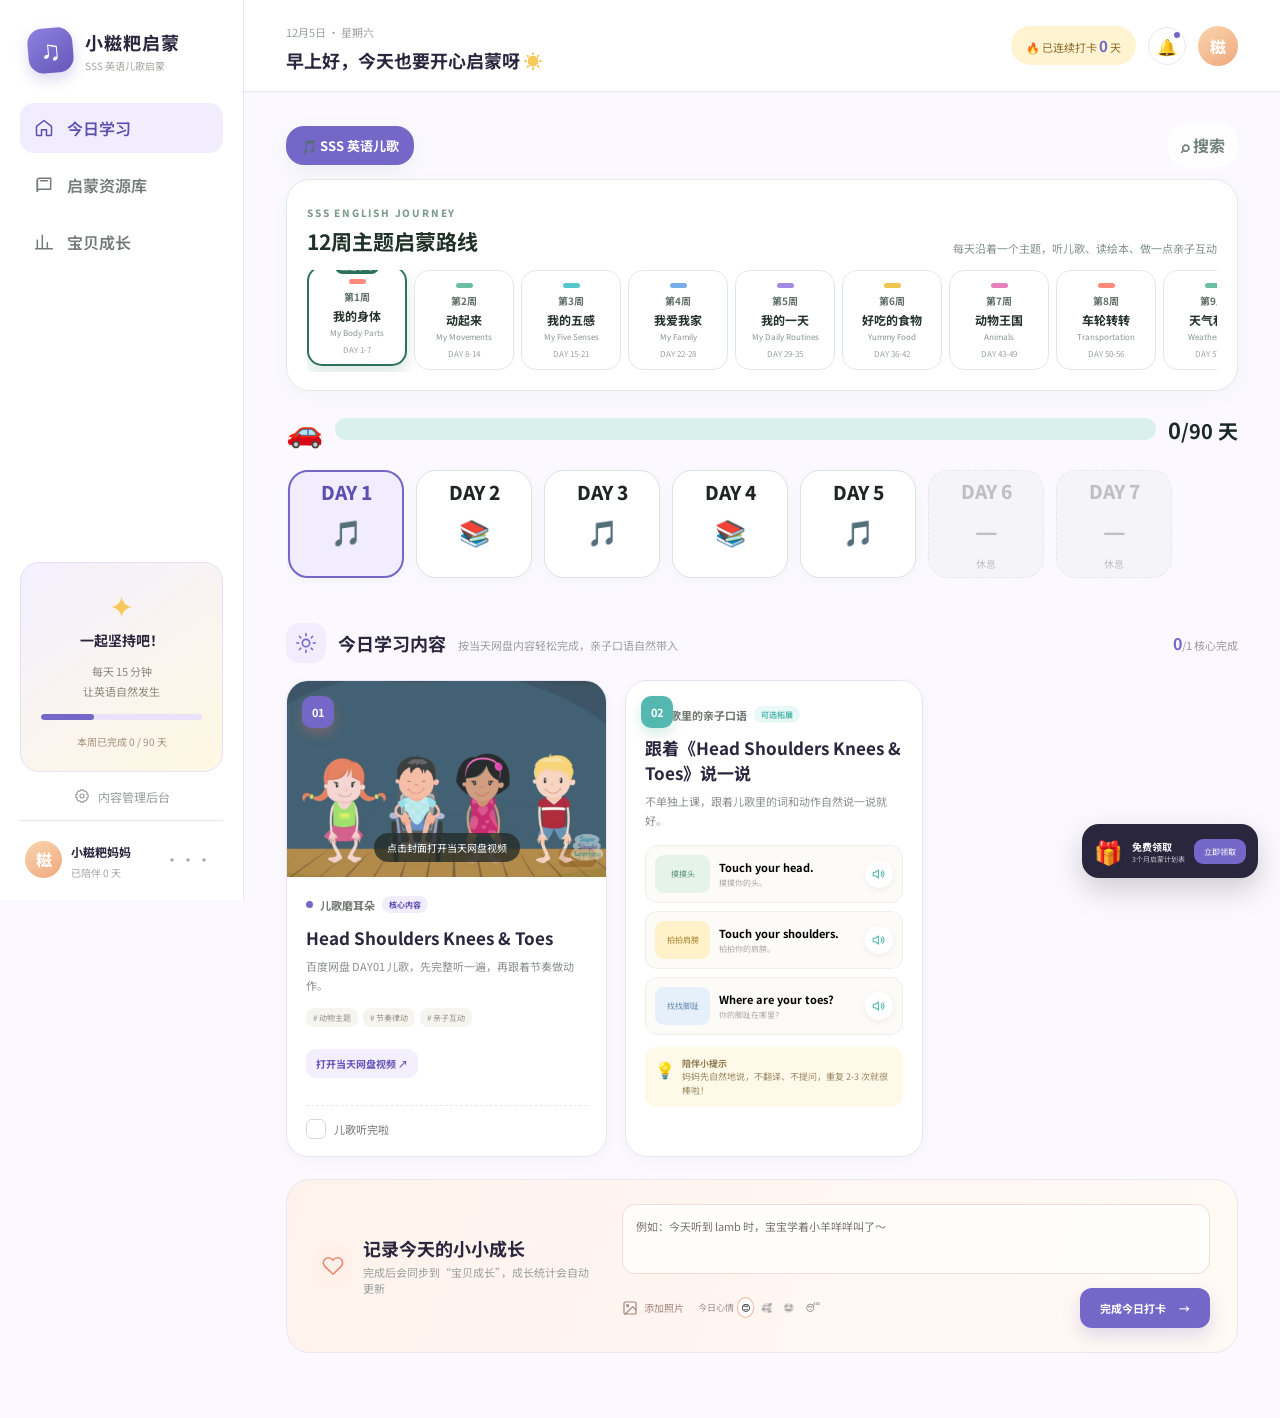
<file: index.html>
<!doctype html>
<html lang="zh-CN">
<head>
  <meta charset="UTF-8">
  <meta name="viewport" content="width=device-width, initial-scale=1.0">
  <meta name="description" content="小糍粑 SSS 英语儿歌启蒙工作台，妈妈每天陪孩子听一首、唱一首、轻松打卡。">
  <title>小糍粑 SSS 儿歌启蒙打卡工作台</title>
  <link rel="preconnect" href="https://fonts.googleapis.com">
  <link rel="preconnect" href="https://fonts.gstatic.com" crossorigin>
  <link href="https://fonts.googleapis.com/css2?family=Ma+Shan+Zheng&family=Noto+Sans+SC:wght@400;500;600;700;800&display=swap" rel="stylesheet">
  <link rel="stylesheet" href="styles.css?v=20260812-1015">
</head>
<body>
  <svg class="icon-sprite" aria-hidden="true">
    <symbol id="i-home" viewBox="0 0 24 24"><path d="m3 10 9-7 9 7v10a1 1 0 0 1-1 1h-5v-7H9v7H4a1 1 0 0 1-1-1Z"/></symbol>
    <symbol id="i-calendar" viewBox="0 0 24 24"><rect x="3" y="5" width="18" height="16" rx="2"/><path d="M16 3v4M8 3v4M3 10h18"/></symbol>
    <symbol id="i-library" viewBox="0 0 24 24"><path d="M4 19.5A2.5 2.5 0 0 1 6.5 17H20V4H6.5A2.5 2.5 0 0 0 4 6.5Z"/><path d="M4 6.5v13M8 7h8"/></symbol>
    <symbol id="i-chart" viewBox="0 0 24 24"><path d="M4 20V10M10 20V4M16 20v-7M22 20H2"/></symbol>
    <symbol id="i-play" viewBox="0 0 24 24"><circle cx="12" cy="12" r="10"/><path d="m10 8 6 4-6 4Z"/></symbol>
    <symbol id="i-check" viewBox="0 0 24 24"><path d="m5 12 4 4L19 6"/></symbol>
    <symbol id="i-lock" viewBox="0 0 24 24"><rect x="5" y="10" width="14" height="11" rx="2"/><path d="M8 10V7a4 4 0 0 1 8 0v3"/></symbol>
    <symbol id="i-upload" viewBox="0 0 24 24"><path d="M12 16V4M7 9l5-5 5 5M5 20h14"/></symbol>
    <symbol id="i-heart" viewBox="0 0 24 24"><path d="M20.8 4.6a5.5 5.5 0 0 0-7.8 0L12 5.7l-1.1-1.1a5.5 5.5 0 0 0-7.8 7.8l1.1 1.1L12 21l7.8-7.5 1.1-1.1a5.5 5.5 0 0 0-.1-7.8Z"/></symbol>
    <symbol id="i-sun" viewBox="0 0 24 24"><circle cx="12" cy="12" r="4"/><path d="M12 2v2M12 20v2M4.9 4.9l1.4 1.4M17.7 17.7l1.4 1.4M2 12h2M20 12h2M4.9 19.1l1.4-1.4M17.7 6.3l1.4-1.4"/></symbol>
    <symbol id="i-star" viewBox="0 0 24 24"><path d="m12 2 3.1 6.3 6.9 1-5 4.9 1.2 6.8-6.2-3.2L5.8 21 7 14.2l-5-4.9 6.9-1Z"/></symbol>
    <symbol id="i-image" viewBox="0 0 24 24"><rect x="3" y="3" width="18" height="18" rx="2"/><circle cx="8.5" cy="8.5" r="1.5"/><path d="m21 15-5-5L5 21"/></symbol>
    <symbol id="i-settings" viewBox="0 0 24 24"><circle cx="12" cy="12" r="3"/><path d="M19.4 15a1.7 1.7 0 0 0 .3 1.9l.1.1-2.8 2.8-.1-.1a1.7 1.7 0 0 0-1.9-.3 1.7 1.7 0 0 0-1 1.6v.2h-4V21a1.7 1.7 0 0 0-1-1.6 1.7 1.7 0 0 0-1.9.3l-.1.1L4.2 17l.1-.1a1.7 1.7 0 0 0 .3-1.9A1.7 1.7 0 0 0 3 14H2.8v-4H3a1.7 1.7 0 0 0 1.6-1 1.7 1.7 0 0 0-.3-1.9L4.2 7 7 4.2l.1.1a1.7 1.7 0 0 0 1.9.3A1.7 1.7 0 0 0 10 3V2.8h4V3a1.7 1.7 0 0 0 1 1.6 1.7 1.7 0 0 0 1.9-.3l.1-.1L19.8 7l-.1.1a1.7 1.7 0 0 0-.3 1.9 1.7 1.7 0 0 0 1.6 1h.2v4H21a1.7 1.7 0 0 0-1.6 1Z"/></symbol>
    <symbol id="i-x" viewBox="0 0 24 24"><path d="M18 6 6 18M6 6l12 12"/></symbol>
    <symbol id="i-arrow" viewBox="0 0 24 24"><path d="m9 18 6-6-6-6"/></symbol>
    <symbol id="i-volume" viewBox="0 0 24 24"><path d="M11 5 6 9H2v6h4l5 4Z"/><path d="M15.5 8.5a5 5 0 0 1 0 7M18 6a8.5 8.5 0 0 1 0 12"/></symbol>
  </svg>

  <div class="app-shell">
    <aside class="sidebar">
      <a class="brand" href="#">
        <span class="brand-mark" aria-label="音乐符号">♫</span>
        <span><strong>小糍粑启蒙</strong><small>SSS 英语儿歌启蒙</small></span>
      </a>
      <nav class="main-nav" aria-label="主导航">
        <button class="nav-item active" data-view="today"><svg><use href="#i-home"/></svg><span>今日学习</span></button>
        <button class="nav-item" data-view="library"><svg><use href="#i-library"/></svg><span>启蒙资源库</span></button>
        <button class="nav-item" data-view="growth"><svg><use href="#i-chart"/></svg><span>宝贝成长</span></button>
      </nav>
        <div class="sidebar-card">
        <div class="rainbow">✦</div>
        <strong>一起坚持吧！</strong>
        <p>每天 15 分钟<br>让英语自然发生</p>
        <div class="mini-progress"><span style="width: 33%"></span></div>
        <small>本周已完成 <span id="sidebarWeekProgress">0 / 7 天</span></small>
      </div>
      <button class="admin-entry" id="adminEntry"><svg><use href="#i-settings"/></svg>内容管理后台</button>
      <div class="profile-mini"><div class="avatar">糍</div><span><strong>小糍粑妈妈</strong><small id="profileLearningDays">已陪伴 0 天</small></span><button>•••</button></div>
    </aside>

    <main class="main-content">
      <header class="topbar">
        <button class="mobile-menu" id="mobileMenu" aria-label="打开菜单">☰</button>
        <div class="date-greeting"><small id="currentDate">7月31日 · 星期五</small><h1>早上好，今天也要开心启蒙呀 <span>☀</span></h1></div>
        <div class="top-actions"><div class="streak-pill">🔥 已连续打卡 <strong id="streakCount">7</strong> 天</div><button class="round-btn">🔔<i></i></button><div class="avatar large">糍</div></div>
      </header>

      <section class="view active" id="view-today">
        <div class="workspace-toolbar">
          <div class="mode-tabs"><button class="active">🎵 SSS 英语儿歌</button></div>
          <button class="toolbar-search" id="focusResourceSearch">⌕ <span>搜索</span></button>
        </div>
        <section class="theme-journey" aria-label="12周主题路线">
          <div class="theme-journey-head"><div><span>SSS ENGLISH JOURNEY</span><h3>12周主题启蒙路线</h3></div><p>每天沿着一个主题，听儿歌、读绘本、做一点亲子互动</p></div>
          <div class="theme-journey-list" id="themeJourney"></div>
        </section>
        <div class="plan-progress"><span>🚗</span><div><i id="weekProgressBar"></i></div><strong><b id="weekCompleted">0</b>/90 天</strong></div>
        <div class="day-strip" id="dayStrip"></div>

        <div class="section-heading"><div><span class="heading-icon coral"><svg><use href="#i-sun"/></svg></span><h3 id="sectionHeadingTitle">今日学习内容</h3><p id="sectionHeadingDescription">先完成核心儿歌，口语和绘本按宝宝兴趣来</p></div><span class="completion"><b id="completedTasks">0</b>/1 核心完成</span></div>

        <div class="lesson-grid">
          <article class="lesson-card song-card">
            <div class="lesson-number">01</div>
            <div class="video-stage" id="videoStage">
              <video id="lessonVideo" controls preload="metadata" playsinline hidden></video>
              <div class="video-placeholder" id="videoPlaceholder">
                <img class="lesson-thumb" id="lessonThumb" alt="当天学习视频封面">
                <div class="video-sky"><span>☁</span><span>☁</span><div class="video-grass"></div><div class="sheep">☁<b>•ᴥ•</b></div><div class="lamb">☁<b>•ᴥ•</b></div></div>
                <button class="play-button" id="playDemo"><svg><use href="#i-play"/></svg></button>
                <span class="netdisk-hint">点击封面打开当天网盘视频</span>
              </div>
              <span class="duration">02:18</span>
            </div>
            <div class="lesson-body">
              <div class="lesson-label"><span class="dot coral"></span>儿歌磨耳朵 <em>核心内容</em></div>
              <h4 id="todaySongTitle">Head Shoulders Knees &amp; Toes</h4>
              <p id="todaySongDescription">先完整听一遍，再跟着节奏做动作。不要求宝宝开口，开心最重要。</p>
              <div class="tags"><span># 动物主题</span><span># 节奏律动</span><span># 亲子互动</span></div>
              <a class="netdisk-link" id="openNetdisk" target="_blank" rel="noopener">打开当天网盘视频 ↗</a>
              <label class="task-check"><input type="checkbox" data-task="song"><span><svg><use href="#i-check"/></svg></span>儿歌听完啦</label>
            </div>
          </article>

          <article class="lesson-card phrase-card">
            <div class="lesson-number mint-bg">02</div>
            <div class="lesson-body full">
              <div class="lesson-label"><span class="dot mint"></span>儿歌里的亲子口语 <em class="mint-tag">可选拓展</em></div>
              <h4 id="phraseHeading">跟着今天的儿歌说一说</h4>
              <p id="phraseDescription">不单独上课，跟着儿歌里的词和动作自然说一说就好。</p>
              <div class="phrase-list" id="phraseList">
                <button class="phrase-row" data-speak="Look! A little lamb!"><span class="phrase-scene">看到小羊时</span><span><strong>Look! A little lamb!</strong><small>看！一只小羊羔！</small></span><i><svg><use href="#i-volume"/></svg></i></button>
                <button class="phrase-row" data-speak="It's so soft."><span class="phrase-scene yellow">摸毛绒玩具时</span><span><strong>It's so soft.</strong><small>它好柔软呀。</small></span><i><svg><use href="#i-volume"/></svg></i></button>
                <button class="phrase-row" data-speak="Follow me!"><span class="phrase-scene blue">邀请宝宝时</span><span><strong>Follow me!</strong><small>跟我来！</small></span><i><svg><use href="#i-volume"/></svg></i></button>
              </div>
              <div class="tip"><span>💡</span><p><strong>陪伴小提示</strong>妈妈先自然地说，不翻译、不提问，重复 2-3 次就很棒啦！</p></div>
            </div>
          </article>

          <article class="lesson-card book-card">
            <div class="lesson-number yellow-bg">03</div>
            <div class="video-stage book-video-stage" id="bookVideoStage" hidden>
              <video id="bookVideo" controls preload="metadata" playsinline hidden></video>
            </div>
            <div class="book-cover" id="bookCover"><img class="lesson-thumb" id="bookThumb" alt="当天绘本视频封面"><div class="book-title"><small>SSS STORY</small><strong id="bookCardTitle">From Head<br>to Toe</strong><span>绘本共读</span></div><div class="giraffe">🦒</div><div class="elephant">🐘</div></div>
            <div class="lesson-body">
              <div class="lesson-label"><span class="dot yellow-dot"></span>主题绘本共读 <em class="yellow-tag">部分日期开放</em></div>
              <h4>今天有绘本就读 4-6 页</h4>
              <p id="bookCardDescription">不是每天都安排绘本，出现时跟着图片读一会儿，宝宝喜欢哪页就多停一会儿。</p>
              <a class="netdisk-link" id="openBookNetdisk" target="_blank" rel="noopener">打开当天绘本网盘视频 ↗</a>
              <button class="outline-btn" id="openBook"><svg><use href="#i-image"/></svg>打开绘本图片 <svg><use href="#i-arrow"/></svg></button>
            </div>
          </article>

        </div>

        <section class="checkin-card" id="checkinSection">
          <div class="checkin-copy"><span class="heading-icon peach"><svg><use href="#i-heart"/></svg></span><div><h3>记录今天的小小成长</h3><p>完成后会同步到“宝贝成长”，成长统计会自动更新</p></div></div>
          <div class="checkin-form">
            <textarea id="checkinNote" placeholder="例如：今天听到 lamb 时，宝宝学着小羊咩咩叫了～"></textarea>
            <div class="form-bottom"><label class="photo-upload"><input type="file" id="checkinPhoto" accept="image/*"><svg><use href="#i-image"/></svg><span>添加照片</span></label><div class="mood-picker"><span>今日心情</span><button data-mood="😊" class="selected">😊</button><button data-mood="🥰">🥰</button><button data-mood="🤩">🤩</button><button data-mood="😴">😴</button></div><button class="primary-btn" id="submitCheckin">完成今日打卡 <span>→</span></button></div>
          </div>
        </section>
      </section>

      <section class="view" id="view-library">
        <div class="page-title"><div><span>SSS SONG LIBRARY</span><h2>SSS 启蒙资源库</h2><p>儿歌是主线，相关口语和绘本放在对应的学习日里。</p></div><button class="primary-btn compact" id="libraryUpload">＋ 添加资料</button></div>
        <div class="filter-row"><button class="active" data-filter="all">全部资源</button><button data-filter="song">儿歌</button><button data-filter="phrase">口语</button><button data-filter="book">绘本</button><div class="search-box">⌕ <input id="resourceSearch" placeholder="搜索资源"></div></div>
        <div class="resource-grid" id="resourceGrid"></div>
      </section>

      <section class="view" id="view-growth">
        <div class="page-title"><div><span>MY LITTLE GROWTH</span><h2>宝贝成长</h2><p>今日学习里完成的每一次打卡，都会自动出现在这里。</p></div></div>
        <div class="stats-grid"><div><span class="stat-icon">🔥</span><p>连续打卡</p><strong><b id="growthStreak">0</b> <small>天</small></strong><em>坚持陪伴，就是最棒的启蒙</em></div><div><span class="stat-icon green">♪</span><p>累计儿歌打卡</p><strong><b id="growthSongs">0</b> <small>天</small></strong><em>按实际完成记录统计</em></div><div><span class="stat-icon yellow">A</span><p>口语自然融入</p><strong><b id="growthPhrases">0</b> <small>句</small></strong><em>来自当天儿歌与绘本场景</em></div><div><span class="stat-icon blue">▤</span><p>绘本共读打卡</p><strong><b id="growthBooks">0</b> <small>天</small></strong><em>只统计有绘本的学习日</em></div></div>
        <div class="growth-layout"><div class="growth-chart"><div class="card-head"><div><h3>近 7 天打卡足迹</h3><p>打卡后会立即点亮当天记录</p></div><span>真实记录</span></div><div class="bar-chart" id="barChart"></div></div><div class="achievement-card"><div class="card-head"><div><h3>成长徽章</h3><p id="achievementSummary">等待第一次打卡</p></div></div><div class="badges"><div id="badgeFirst" class="locked"><span>🌱</span><strong>启蒙第一步</strong><small>完成首次打卡</small></div><div id="badgeSeven" class="locked"><span>🔥</span><strong>坚持小达人</strong><small>连续打卡 7 天</small></div><div id="badgeSongs" class="locked"><span>🎵</span><strong>儿歌收藏家</strong><small>完成 10 天儿歌打卡</small></div><div id="badgeStar" class="locked"><span>⭐</span><strong>闪亮之星</strong><small>累计完成 14 天</small></div></div></div></div>
        <div class="moments-card"><div class="card-head"><div><h3>成长瞬间</h3><p>记录亲子启蒙里的每一个“哇”</p></div><button>全部记录 →</button></div><div class="timeline" id="timeline"></div></div>
      </section>
    </main>
  </div>

  <nav class="mobile-nav"><button class="active" data-view="today"><svg><use href="#i-home"/></svg>今日</button><button data-view="library"><svg><use href="#i-library"/></svg>资源</button><button data-view="growth"><svg><use href="#i-chart"/></svg>成长</button></nav>

  <div class="modal" id="adminModal" aria-hidden="true"><div class="modal-backdrop"></div><div class="modal-panel admin-panel"><button class="modal-close"><svg><use href="#i-x"/></svg></button><div class="modal-title"><span>SSS CONTENT DESK</span><h2>添加学习资料</h2><p>把儿歌、当天口语或指定日期的绘本放进工作台。</p></div><div class="admin-tabs"><button class="active" data-admin-tab="upload">添加资料</button><button data-admin-tab="manage">管理内容</button></div><form class="admin-form" id="uploadForm"><div class="form-grid"><label><span>资料类型</span><select id="contentType"><option value="song">儿歌视频</option><option value="phrase">当天口语</option><option value="book">主题绘本</option></select></label><label><span>安排到第几天</span><select id="contentDay"></select></label><label class="wide"><span>内容标题</span><input id="contentTitle" required placeholder="例如：Twinkle Twinkle Little Star"></label><label class="wide"><span>陪伴说明</span><textarea id="contentDesc" placeholder="告诉妈妈当天怎么陪宝宝学习"></textarea></label><label class="wide"><span>百度网盘链接（可选）</span><input id="contentLink" type="url" placeholder="粘贴百度网盘分享链接"></label><label><span>网盘提取码（可选）</span><input id="contentCode" maxlength="8" placeholder="例如：7bem"></label></div><label class="drop-zone" id="dropZone"><input type="file" id="contentFile" accept="video/*,image/*,audio/*"><svg><use href="#i-upload"/></svg><strong>点击或拖拽上传资料</strong><span>支持 MP4、MOV、JPG、PNG、MP3；也可以只填写百度网盘链接</span><em id="fileName">尚未选择文件</em></label><button class="primary-btn full-btn" type="submit">保存到工作台</button></form><div class="manage-panel" id="managePanel" hidden><div id="manageList" class="manage-list"></div></div></div></div>

  <div class="modal" id="bookModal" aria-hidden="true"><div class="modal-backdrop"></div><div class="modal-panel book-panel"><button class="modal-close"><svg><use href="#i-x"/></svg></button><div class="book-viewer-head"><span>今日绘本 · From Head to Toe</span><strong id="pageCounter">1 / 4</strong></div><div class="book-pages" id="bookPages"></div><div class="book-controls"><button id="prevPage">← 上一页</button><div id="pageDots"></div><button id="nextPage">下一页 →</button></div></div></div>

  <div class="toast" id="toast"><span>✓</span><div><strong>打卡成功！</strong><p>今天的陪伴也很闪亮</p></div></div>
  <div class="lead-float"><span>🎁</span><div><strong>免费领取</strong><small>3个月启蒙计划表</small></div><button>立即领取</button></div>
  <script src="app.js?v=20260814-1038"></script>
</body>
</html>
</file>
<file: styles.css>
:root{--ink:#303735;--muted:#8a918d;--cream:#fffaf2;--paper:#fff;--coral:#ff765f;--coral-dark:#e85e49;--peach:#fff0e8;--mint:#61b99a;--mint-pale:#e8f7f1;--yellow:#f6c95d;--yellow-pale:#fff6d9;--blue:#78aee8;--line:#eee9df;--shadow:0 12px 35px rgba(69,60,43,.08);--radius:22px}*{box-sizing:border-box}html{scroll-behavior:smooth}body{margin:0;font-family:"Noto Sans SC",system-ui,sans-serif;color:var(--ink);background:#fbfaf7}button,input,textarea,select{font:inherit}button{cursor:pointer}.icon-sprite{position:absolute;width:0;height:0;overflow:hidden}svg{width:22px;height:22px;fill:none;stroke:currentColor;stroke-width:1.8;stroke-linecap:round;stroke-linejoin:round}.app-shell{min-height:100vh}.sidebar{position:fixed;left:0;top:0;bottom:0;width:244px;background:#fffdf9;border-right:1px solid var(--line);padding:28px 20px 20px;display:flex;flex-direction:column;z-index:30}.brand{display:flex;gap:12px;align-items:center;text-decoration:none;color:var(--ink);padding:0 8px 30px}.brand-mark{width:45px;height:45px;border-radius:15px;background:var(--coral);color:#fff;display:grid;place-items:center;font-family:"Ma Shan Zheng";font-size:28px;transform:rotate(-5deg);box-shadow:0 6px 14px rgba(255,118,95,.25)}.brand strong{display:block;font-size:18px;letter-spacing:1px}.brand small,.profile-mini small{display:block;color:#a2a6a2;font-size:10px;margin-top:3px}.main-nav{display:flex;flex-direction:column;gap:7px}.nav-item{border:0;background:transparent;border-radius:14px;padding:13px 14px;display:flex;align-items:center;gap:13px;color:#737b77;text-align:left;font-weight:600}.nav-item svg{width:20px}.nav-item span{flex:1}.nav-item em{font-style:normal;font-size:10px;background:var(--peach);color:var(--coral);padding:3px 7px;border-radius:9px}.nav-item:hover,.nav-item.active{background:var(--peach);color:var(--coral-dark)}.sidebar-card{margin-top:auto;background:linear-gradient(145deg,#fff3dd,#fff9ef);border:1px solid #fae6c7;border-radius:19px;padding:20px;text-align:center;position:relative;overflow:hidden}.sidebar-card .rainbow{font-size:30px;color:var(--yellow)}.sidebar-card strong{font-size:14px}.sidebar-card p{font-size:11px;color:#8e877d;line-height:1.8}.mini-progress{height:6px;background:#f3dfc5;border-radius:6px;overflow:hidden;margin:12px 0 7px}.mini-progress span{display:block;height:100%;background:var(--coral);border-radius:6px}.sidebar-card small{font-size:10px;color:#a3917c}.admin-entry{border:0;background:transparent;color:#9a9f9b;display:flex;align-items:center;gap:8px;justify-content:center;padding:13px;font-size:12px}.admin-entry svg{width:16px}.profile-mini{border-top:1px solid var(--line);padding:17px 5px 0;display:flex;align-items:center;gap:9px}.avatar{width:37px;height:37px;border-radius:50%;display:grid;place-items:center;background:linear-gradient(145deg,#f9d5ad,#f0a77e);color:white;font-weight:700}.profile-mini span{flex:1}.profile-mini strong{font-size:12px}.profile-mini button{border:0;background:transparent;color:#aaa}.main-content{margin-left:244px;min-height:100vh}.topbar{height:92px;background:rgba(255,255,255,.84);backdrop-filter:blur(16px);border-bottom:1px solid var(--line);padding:18px 42px;display:flex;align-items:center;justify-content:space-between;position:sticky;top:0;z-index:20}.date-greeting small{font-size:11px;color:#9ba09d}.date-greeting h1{font-size:18px;margin:5px 0 0}.date-greeting h1 span{color:var(--yellow)}.top-actions{display:flex;align-items:center;gap:12px}.streak-pill{background:var(--peach);color:#9b6757;padding:9px 15px;border-radius:20px;font-size:11px}.streak-pill strong{color:var(--coral);font-size:15px}.round-btn{border:1px solid var(--line);background:white;width:38px;height:38px;border-radius:50%;position:relative}.round-btn i{position:absolute;width:6px;height:6px;background:var(--coral);border-radius:50%;right:5px;top:4px}.avatar.large{width:40px;height:40px}.mobile-menu{display:none;border:0;background:transparent;font-size:22px}.view{display:none;padding:31px 42px 65px;max-width:1500px;margin:auto}.view.active{display:block}.hero-card{min-height:275px;border-radius:28px;background:linear-gradient(115deg,#ffede4 0%,#fff3df 49%,#dff3e8 100%);display:flex;overflow:hidden;position:relative}.hero-copy{padding:38px 0 34px 44px;width:55%;z-index:2}.eyebrow,.page-title>div>span,.modal-title>span{display:inline-block;color:var(--coral);font-size:10px;letter-spacing:2px;font-weight:800;background:rgba(255,255,255,.65);padding:7px 12px;border-radius:15px}.hero-copy h2{font-family:"Ma Shan Zheng",cursive;font-size:38px;line-height:1.35;margin:15px 0 10px;font-weight:400}.hero-copy p{font-size:13px;color:#756f68}.hero-meta{display:flex;gap:10px;margin-top:22px}.hero-meta span{background:rgba(255,255,255,.7);border:1px solid rgba(255,255,255,.85);border-radius:18px;padding:7px 11px;font-size:10px;color:#7e796e}.hero-art{width:45%;position:relative;overflow:hidden}.sun{position:absolute;right:48px;top:30px;font-size:45px;color:#f7c34c}.cloud{position:absolute;width:70px;height:25px;background:rgba(255,255,255,.7);border-radius:20px}.cloud:before,.cloud:after{content:"";position:absolute;background:inherit;border-radius:50%}.cloud:before{width:35px;height:35px;left:12px;top:-16px}.cloud:after{width:28px;height:28px;right:8px;top:-10px}.c1{top:65px;left:10px}.c2{top:105px;right:3px;transform:scale(.7)}.hill{position:absolute;border-radius:50% 50% 0 0}.h1{width:440px;height:140px;background:#b9ddbe;bottom:-45px;right:-80px;transform:rotate(-5deg)}.h2{width:350px;height:110px;background:#91caa6;bottom:-42px;left:-70px;transform:rotate(8deg)}.animal{position:absolute;z-index:2;background:#ae7658;color:#fff;border-radius:50%;display:grid;place-items:center;font-size:16px;box-shadow:inset -8px -8px 0 rgba(0,0,0,.06)}.bear{width:112px;height:112px;left:65px;bottom:42px}.bear:before,.bear:after{content:"";position:absolute;width:32px;height:32px;background:#9d654b;border-radius:50%;top:-6px;z-index:-1}.bear:before{left:7px}.bear:after{right:7px}.bear small{position:absolute;font-size:30px;right:-33px;top:-26px;color:var(--coral)}.bunny{width:85px;height:85px;right:65px;bottom:34px;background:#f7e7dd;color:#8d7e76;font-size:11px}.bunny:before,.bunny:after{content:"";position:absolute;width:26px;height:65px;border-radius:50%;background:#f7e7dd;top:-48px;z-index:-1}.bunny:before{left:10px;transform:rotate(-8deg)}.bunny:after{right:10px;transform:rotate(8deg)}.note{position:absolute;font-size:24px;color:#f09873}.n1{left:38px;top:65px}.n2{right:145px;top:50px}.flower{position:absolute;right:15px;bottom:28px;font-size:30px;color:#fff}.section-heading{display:flex;align-items:center;justify-content:space-between;margin:31px 0 17px}.section-heading>div,.checkin-copy{display:flex;align-items:center;gap:12px}.heading-icon{width:40px;height:40px;border-radius:13px;display:grid;place-items:center}.heading-icon.coral{background:var(--peach);color:var(--coral)}.heading-icon.peach{background:#fff1e9;color:#e98970}.section-heading h3,.checkin-copy h3{font-size:18px;margin:0}.section-heading p,.checkin-copy p{font-size:11px;margin:3px 0 0;color:#9aa09c}.completion{font-size:11px;color:#999}.completion b{color:var(--coral);font-size:16px}.lesson-grid{display:grid;grid-template-columns:1.08fr 1fr 1fr;gap:18px}.lesson-card{background:white;border:1px solid var(--line);border-radius:var(--radius);overflow:hidden;position:relative;box-shadow:0 4px 15px rgba(72,62,45,.03)}.lesson-number{position:absolute;left:15px;top:15px;z-index:4;width:32px;height:32px;border-radius:10px;background:var(--coral);color:white;display:grid;place-items:center;font-size:11px;font-weight:700;box-shadow:0 6px 12px rgba(255,118,95,.25)}.mint-bg{background:var(--mint);box-shadow:0 6px 12px rgba(97,185,154,.25)}.yellow-bg{background:var(--yellow);box-shadow:0 6px 12px rgba(246,201,93,.25)}.video-stage{height:196px;background:#d8eef3;position:relative;overflow:hidden}.video-stage video{width:100%;height:100%;object-fit:cover;background:#111}.video-placeholder,.video-sky{width:100%;height:100%}.video-sky{background:linear-gradient(#bce9f4 0 63%,#9dcb73 63%);position:relative}.video-sky>span{position:absolute;color:white;font-size:42px;opacity:.9}.video-sky>span:first-child{left:50px;top:20px}.video-sky>span:nth-child(2){right:35px;top:35px}.video-grass{position:absolute;bottom:-30px;left:-5%;width:110%;height:95px;background:#73b75b;border-radius:50% 50% 0 0}.sheep,.lamb{position:absolute;z-index:2;font-size:75px;bottom:8px;filter:drop-shadow(0 5px 2px rgba(0,0,0,.08))}.sheep{left:70px}.lamb{right:50px;transform:scale(.72)}.sheep b,.lamb b{font-size:10px;color:#333;position:absolute;left:28px;top:35px}.play-button{position:absolute;left:50%;top:50%;transform:translate(-50%,-50%);width:56px;height:56px;border:4px solid rgba(255,255,255,.7);background:white;color:var(--coral);border-radius:50%;display:grid;place-items:center;box-shadow:0 8px 20px rgba(0,0,0,.15)}.play-button svg{width:26px;fill:currentColor}.duration{position:absolute;right:10px;bottom:10px;background:rgba(40,40,40,.65);color:white;padding:3px 7px;border-radius:6px;font-size:9px}.lesson-body{padding:19px 19px 17px}.lesson-body.full{padding-top:25px}.lesson-label{font-size:11px;font-weight:700;display:flex;align-items:center;gap:7px;color:#717873}.lesson-label em{font-style:normal;background:var(--peach);color:var(--coral);border-radius:9px;padding:3px 7px;font-size:8px}.lesson-label em.mint-tag{background:var(--mint-pale);color:var(--mint)}.lesson-label em.yellow-tag{background:var(--yellow-pale);color:#b38a28}.dot{width:7px;height:7px;border-radius:50%}.dot.coral{background:var(--coral)}.dot.mint{background:var(--mint)}.yellow-dot{background:var(--yellow)}.lesson-body h4{font-size:17px;margin:12px 0 7px}.lesson-body p{font-size:11px;line-height:1.75;color:#8b918d;margin:0}.tags{display:flex;gap:5px;flex-wrap:wrap;margin:12px 0}.tags span{font-size:8px;background:#f6f4ef;color:#96928a;padding:4px 7px;border-radius:8px}.task-check{border-top:1px dashed var(--line);margin-top:15px;padding-top:13px;display:flex;align-items:center;gap:8px;font-size:11px;color:#777;cursor:pointer}.task-check input{display:none}.task-check>span{width:20px;height:20px;border:1.5px solid #d7d9d6;border-radius:6px;display:grid;place-items:center;color:transparent}.task-check svg{width:14px}.task-check input:checked+span{background:var(--mint);border-color:var(--mint);color:white}.task-check:has(input:checked){color:var(--mint);font-weight:700}.phrase-list{display:flex;flex-direction:column;gap:8px;margin-top:14px}.phrase-row{border:1px solid #f0eee9;background:#fcfbf8;border-radius:12px;padding:9px;display:flex;align-items:center;gap:9px;text-align:left}.phrase-row:hover{border-color:#b9dfd2;background:#f5fbf8}.phrase-scene{width:55px;height:38px;border-radius:9px;background:#e5f3e9;color:#5f9677;display:grid;place-items:center;text-align:center;font-size:8px}.phrase-scene.yellow{background:#fff1c9;color:#ac8731}.phrase-scene.blue{background:#e6f0fb;color:#688cad}.phrase-row>span:nth-child(2){flex:1}.phrase-row strong{display:block;font-size:11px}.phrase-row small{display:block;font-size:8px;color:#aaa;margin-top:2px}.phrase-row i{width:28px;height:28px;border-radius:50%;display:grid;place-items:center;background:white;color:var(--mint);box-shadow:0 2px 7px rgba(0,0,0,.06)}.phrase-row i svg{width:14px}.tip{display:flex;gap:7px;background:#fff9e9;border-radius:11px;padding:10px;margin-top:12px}.tip p{font-size:9px;line-height:1.5;color:#9a8b66}.tip strong{display:block;color:#8e7b4e}.book-cover{height:196px;background:#f4e55b;position:relative;overflow:hidden;padding:22px;text-align:center}.book-cover:before{content:"";position:absolute;width:200px;height:200px;background:#f09b62;border-radius:50%;left:-80px;bottom:-130px}.book-title{position:relative;z-index:2}.book-title small{display:block;font-size:7px}.book-title strong{font-family:"Ma Shan Zheng";font-size:29px;line-height:.92;display:block;margin:9px}.book-title span{font-size:8px;background:white;border-radius:10px;padding:3px 8px}.giraffe,.elephant{position:absolute;font-size:63px;z-index:2;bottom:-4px}.giraffe{left:20px}.elephant{right:15px}.outline-btn{width:100%;height:38px;border:1px solid #efd9a7;color:#a88333;background:#fffaf0;border-radius:10px;display:flex;align-items:center;justify-content:center;gap:7px;font-size:10px;margin-top:12px}.outline-btn svg{width:14px}.outline-btn svg:last-child{margin-left:auto}.checkin-card{margin-top:22px;background:linear-gradient(110deg,#fff2ed,#fffaf4);border:1px solid #f9dfd4;border-radius:24px;padding:24px 27px;display:grid;grid-template-columns:280px 1fr;gap:28px;align-items:center}.checkin-form textarea{width:100%;height:70px;border:1px solid #f0ddd5;border-radius:13px;padding:13px;resize:none;color:#555;outline:none;background:rgba(255,255,255,.8);font-size:11px}.checkin-form textarea:focus{border-color:var(--coral)}.form-bottom{display:flex;align-items:center;gap:14px;margin-top:9px}.photo-upload input{display:none}.photo-upload{display:flex;align-items:center;gap:6px;color:#a2867d;font-size:10px;cursor:pointer}.photo-upload svg{width:16px}.mood-picker{display:flex;align-items:center;gap:3px;font-size:9px;color:#9b8e89;flex:1}.mood-picker button{border:1px solid transparent;background:transparent;border-radius:50%;padding:3px;filter:grayscale(1);opacity:.55}.mood-picker button.selected{border-color:#f5b7a5;background:white;filter:none;opacity:1}.primary-btn{border:0;background:var(--coral);color:white;border-radius:12px;padding:12px 20px;font-size:11px;font-weight:700;box-shadow:0 7px 15px rgba(255,118,95,.2)}.primary-btn:hover{background:var(--coral-dark);transform:translateY(-1px)}.primary-btn span{margin-left:10px}.page-title{display:flex;justify-content:space-between;align-items:flex-end;margin:2px 0 28px}.page-title>div>span{background:var(--peach)}.page-title h2{font-size:28px;margin:10px 0 6px}.page-title p{font-size:12px;color:var(--muted);margin:0}.plan-badge{display:flex;align-items:baseline;gap:8px;background:var(--peach);padding:12px 20px;border-radius:17px;color:var(--coral)}.plan-badge strong{font-size:28px}.plan-badge span{font-size:10px}.week-tabs,.filter-row{display:flex;gap:8px;margin-bottom:18px}.week-tabs button,.filter-row>button{border:1px solid var(--line);background:white;color:#888;border-radius:12px;padding:10px 16px;font-size:11px}.week-tabs button.active,.filter-row>button.active{background:var(--coral);color:white;border-color:var(--coral)}.calendar-grid{display:grid;grid-template-columns:repeat(7,1fr);gap:13px}.day-card{background:white;border:1px solid var(--line);border-radius:18px;min-height:260px;overflow:hidden;position:relative}.day-card.done{border-color:#bce1d4}.day-card.today{box-shadow:0 0 0 2px var(--coral)}.day-thumb{height:105px;background:linear-gradient(145deg,#d9efe9,#f8e9cf);display:grid;place-items:center;font-size:52px}.day-card:nth-child(2n) .day-thumb{background:linear-gradient(145deg,#fee8dd,#fff2c9)}.day-card:nth-child(3n) .day-thumb{background:linear-gradient(145deg,#dcecf9,#e9f4df)}.day-status{position:absolute;top:9px;right:9px;background:white;border-radius:10px;padding:4px 7px;font-size:8px;color:#999}.day-card.done .day-status{color:var(--mint)}.day-info{padding:14px}.day-info small{font-size:9px;color:var(--coral);font-weight:700}.day-info h3{font-size:13px;margin:7px 0}.day-info p{font-size:9px;line-height:1.6;color:#999}.day-tags{display:flex;gap:4px;flex-wrap:wrap;margin-top:10px}.day-tags span{font-size:7px;background:#f7f5f0;padding:4px 6px;border-radius:7px;color:#999}.compact{padding:11px 17px}.filter-row{align-items:center}.search-box{margin-left:auto;background:white;border:1px solid var(--line);border-radius:12px;padding:8px 12px;color:#aaa}.search-box input{border:0;outline:0;background:transparent;width:150px;font-size:11px}.resource-grid{display:grid;grid-template-columns:repeat(4,1fr);gap:17px}.resource-card{background:white;border:1px solid var(--line);border-radius:19px;overflow:hidden;transition:.2s}.resource-card:hover{transform:translateY(-3px);box-shadow:var(--shadow)}.resource-thumb{height:145px;background:linear-gradient(145deg,#e5f4ed,#fff0d9);display:grid;place-items:center;position:relative;font-size:55px}.resource-thumb img,.resource-thumb video{width:100%;height:100%;object-fit:cover}.resource-type{position:absolute;left:10px;top:10px;background:rgba(255,255,255,.9);border-radius:9px;padding:4px 8px;font-size:8px;color:#777}.resource-content{padding:15px}.resource-content h3{font-size:13px;margin:0 0 7px}.resource-content p{font-size:9px;color:#999;line-height:1.5;min-height:28px}.resource-foot{display:flex;justify-content:space-between;align-items:center;margin-top:11px;font-size:8px;color:#aaa}.resource-foot button{border:0;background:var(--peach);color:var(--coral);border-radius:8px;padding:5px 8px}.soft-btn{border:0;background:var(--peach);color:var(--coral);padding:11px 16px;border-radius:12px;font-size:10px}.stats-grid{display:grid;grid-template-columns:repeat(4,1fr);gap:16px}.stats-grid>div{background:white;border:1px solid var(--line);border-radius:19px;padding:19px;position:relative}.stat-icon{width:38px;height:38px;border-radius:12px;background:var(--peach);display:grid;place-items:center}.stat-icon.green{background:var(--mint-pale)}.stat-icon.yellow{background:var(--yellow-pale)}.stat-icon.blue{background:#eaf2fb}.stats-grid p{font-size:10px;color:#999;margin:12px 0 5px}.stats-grid strong{font-size:25px}.stats-grid strong small{font-size:10px}.stats-grid em{position:absolute;right:15px;bottom:17px;font-style:normal;font-size:7px;color:#aaa}.growth-layout{display:grid;grid-template-columns:1.4fr 1fr;gap:17px;margin-top:17px}.growth-chart,.achievement-card,.moments-card{background:white;border:1px solid var(--line);border-radius:20px;padding:20px}.card-head{display:flex;justify-content:space-between}.card-head h3{font-size:15px;margin:0}.card-head p{font-size:9px;color:#aaa;margin:4px 0}.card-head>span,.card-head button{border:0;background:transparent;font-size:9px;color:#999}.bar-chart{height:190px;display:flex;align-items:flex-end;gap:18px;padding:25px 15px 0;border-bottom:1px solid var(--line)}.bar-item{flex:1;height:100%;display:flex;flex-direction:column;justify-content:flex-end;align-items:center;gap:7px}.bar{width:70%;max-width:34px;background:linear-gradient(#ff9d88,var(--coral));border-radius:9px 9px 3px 3px;min-height:8px;position:relative}.bar:after{content:attr(data-value);position:absolute;top:-18px;width:100%;text-align:center;font-size:8px;color:#aaa}.bar-item small{font-size:8px;color:#aaa}.badges{display:grid;grid-template-columns:repeat(4,1fr);gap:8px;margin-top:25px}.badges div{text-align:center}.badges span{width:58px;height:58px;border-radius:50%;background:#fff3db;display:grid;place-items:center;font-size:27px;margin:auto;border:4px solid #fff8eb;box-shadow:0 2px 7px rgba(0,0,0,.06)}.badges strong{font-size:8px;display:block;margin-top:7px}.badges small{font-size:6px;color:#aaa}.badges .locked{filter:grayscale(1);opacity:.45}.moments-card{margin-top:17px}.timeline{display:grid;grid-template-columns:repeat(3,1fr);gap:13px;margin-top:16px}.moment{background:#fcfaf6;border-radius:14px;padding:13px;display:flex;gap:10px}.moment-photo{width:58px;height:58px;border-radius:12px;background:var(--peach);display:grid;place-items:center;font-size:26px;overflow:hidden}.moment-photo img{width:100%;height:100%;object-fit:cover}.moment strong{font-size:10px}.moment p{font-size:8px;line-height:1.5;color:#888;margin:5px 0}.moment small{font-size:7px;color:#bbb}.modal{display:none;position:fixed;inset:0;z-index:100}.modal.open{display:block}.modal-backdrop{position:absolute;inset:0;background:rgba(45,48,46,.47);backdrop-filter:blur(4px)}.modal-panel{position:absolute;background:white;box-shadow:0 25px 80px rgba(0,0,0,.2)}.admin-panel{right:0;top:0;bottom:0;width:min(560px,100%);padding:38px 42px;overflow:auto}.modal-close{position:absolute;right:20px;top:20px;border:0;background:#f6f4ef;width:34px;height:34px;border-radius:50%;display:grid;place-items:center}.modal-close svg{width:17px}.modal-title h2{font-size:25px;margin:10px 0 5px}.modal-title p{font-size:10px;color:#999}.admin-tabs{display:flex;border-bottom:1px solid var(--line);margin:25px 0}.admin-tabs button{border:0;background:transparent;padding:11px 17px;color:#999;font-size:11px;border-bottom:2px solid transparent}.admin-tabs button.active{color:var(--coral);border-color:var(--coral)}.form-grid{display:grid;grid-template-columns:1fr 1fr;gap:14px}.form-grid label,.lead-panel label{display:flex;flex-direction:column;gap:7px}.form-grid label>span,.lead-panel label>span{font-size:10px;font-weight:700}.form-grid .wide{grid-column:1/-1}.form-grid input,.form-grid select,.form-grid textarea,.lead-panel input,.lead-panel textarea{border:1px solid var(--line);border-radius:10px;padding:11px;outline:none;font-size:11px;background:white}.form-grid textarea,.lead-panel textarea{height:65px;resize:none}.drop-zone{height:155px;border:1.5px dashed #e8cfc5;background:#fffaf8;border-radius:15px;margin:17px 0;display:flex;flex-direction:column;align-items:center;justify-content:center;gap:6px;color:#aaa;cursor:pointer}.drop-zone input{display:none}.drop-zone svg{color:var(--coral)}.drop-zone strong{font-size:12px;color:#777}.drop-zone span{font-size:8px}.drop-zone em{font-style:normal;font-size:8px;color:var(--coral)}.full-btn{width:100%;height:43px}.manage-list{display:flex;flex-direction:column;gap:10px}.manage-item{border:1px solid var(--line);border-radius:12px;padding:10px;display:flex;align-items:center;gap:10px}.manage-item .mini-thumb{width:45px;height:45px;background:#f5efe6;border-radius:9px;display:grid;place-items:center}.manage-item div:nth-child(2){flex:1}.manage-item strong{font-size:10px;display:block}.manage-item small{font-size:8px;color:#aaa}.manage-item button{border:0;background:#fff0ec;color:var(--coral);border-radius:8px;padding:6px 8px;font-size:8px}.lead-panel{display:flex;flex-direction:column;gap:15px}.book-panel{left:50%;top:50%;transform:translate(-50%,-50%);width:min(760px,92%);border-radius:24px;padding:25px}.book-viewer-head{display:flex;justify-content:space-between;padding:0 40px 15px 0;font-size:11px}.book-viewer-head strong{color:var(--coral)}.book-pages{height:470px;border-radius:16px;overflow:hidden;background:#f6e96a}.book-page{width:100%;height:100%;display:none;position:relative;padding:50px;text-align:center}.book-page.active{display:flex;align-items:center;justify-content:center;flex-direction:column}.book-page:nth-child(2){background:#bce4ce}.book-page:nth-child(3){background:#ffd3c2}.book-page:nth-child(4){background:#cce4f5}.book-page .big-animal{font-size:145px}.book-page h3{font-family:"Ma Shan Zheng";font-size:34px;margin:5px}.book-page p{font-size:15px}.book-page img{width:100%;height:100%;object-fit:contain}.book-controls{display:flex;justify-content:space-between;align-items:center;margin-top:14px}.book-controls button{border:0;background:#f5f3ed;border-radius:10px;padding:8px 14px;font-size:9px}.book-controls button:disabled{opacity:.35}.book-controls div{display:flex;gap:5px}.book-controls span{width:6px;height:6px;border-radius:50%;background:#ddd}.book-controls span.active{width:16px;border-radius:4px;background:var(--coral)}.toast{position:fixed;z-index:200;top:110px;right:30px;background:white;border-radius:16px;box-shadow:0 14px 40px rgba(0,0,0,.16);padding:14px 20px;display:flex;align-items:center;gap:12px;transform:translateX(150%);transition:.35s}.toast.show{transform:translateX(0)}.toast>span{width:30px;height:30px;border-radius:50%;background:var(--mint);color:white;display:grid;place-items:center}.toast strong{font-size:11px}.toast p{font-size:8px;color:#999;margin:3px 0}.lead-float{position:fixed;right:22px;bottom:22px;z-index:40;background:#3e4743;color:white;border-radius:17px;padding:10px 12px;display:flex;align-items:center;gap:9px;box-shadow:0 12px 30px rgba(0,0,0,.18)}.lead-float>span{font-size:23px}.lead-float strong,.lead-float small{display:block}.lead-float strong{font-size:10px}.lead-float small{font-size:7px;opacity:.7}.lead-float button{border:0;background:var(--coral);color:white;border-radius:9px;padding:7px 10px;font-size:8px}.mobile-nav{display:none}
@media(max-width:1150px){.lesson-grid{grid-template-columns:1fr 1fr}.book-card{grid-column:1/-1;display:grid;grid-template-columns:1fr 1fr}.book-cover{height:100%}.calendar-grid{grid-template-columns:repeat(4,1fr)}.resource-grid{grid-template-columns:repeat(3,1fr)}.checkin-card{grid-template-columns:1fr}.growth-layout{grid-template-columns:1fr}.stats-grid{grid-template-columns:1fr 1fr}}
@media(max-width:780px){body{padding-bottom:68px}.sidebar{transform:translateX(-100%);transition:.25s;width:260px;box-shadow:10px 0 30px rgba(0,0,0,.1)}.sidebar.open{transform:translateX(0)}.main-content{margin-left:0}.topbar{height:75px;padding:14px 17px}.mobile-menu{display:block}.date-greeting{flex:1;margin-left:10px}.date-greeting small{display:none}.date-greeting h1{font-size:14px}.top-actions .streak-pill,.round-btn,.avatar.large{display:none}.view{padding:20px 15px 35px}.hero-card{min-height:380px;display:block}.hero-copy{width:100%;padding:28px 24px}.hero-copy h2{font-size:29px}.hero-art{position:absolute;right:0;bottom:0;width:100%;height:160px}.bear{width:82px;height:82px;left:32%;bottom:25px}.bunny{width:63px;height:63px;right:17%;bottom:22px}.lesson-grid{grid-template-columns:1fr}.book-card{grid-column:auto;display:block}.book-cover{height:196px}.checkin-card{padding:20px}.form-bottom{flex-wrap:wrap}.mood-picker{order:3;width:100%;flex-basis:100%}.primary-btn{margin-left:auto}.section-heading p{display:none}.page-title{align-items:flex-start}.page-title h2{font-size:23px}.page-title .plan-badge{display:none}.week-tabs{overflow:auto}.week-tabs button{white-space:nowrap}.calendar-grid{grid-template-columns:1fr 1fr}.day-card{min-height:230px}.resource-grid{grid-template-columns:1fr 1fr}.filter-row{overflow:auto;flex-wrap:wrap}.filter-row>button{white-space:nowrap}.search-box{width:100%;margin:0}.search-box input{width:80%}.stats-grid{grid-template-columns:1fr 1fr;gap:10px}.stats-grid>div{padding:14px}.stats-grid em{display:none}.badges{grid-template-columns:repeat(2,1fr)}.timeline{grid-template-columns:1fr}.mobile-nav{display:flex;position:fixed;z-index:50;bottom:0;left:0;right:0;height:64px;background:rgba(255,255,255,.95);backdrop-filter:blur(10px);border-top:1px solid var(--line);justify-content:space-around}.mobile-nav button{border:0;background:transparent;color:#999;display:flex;flex-direction:column;align-items:center;justify-content:center;gap:2px;font-size:9px;width:25%}.mobile-nav button svg{width:19px}.mobile-nav button.active{color:var(--coral)}.lead-float{bottom:76px;right:10px}.lead-float div{display:none}.admin-panel{padding:34px 20px}.form-grid{grid-template-columns:1fr}.form-grid .wide{grid-column:auto}.book-pages{height:390px}.book-page{padding:20px}.book-page .big-animal{font-size:100px}}
@media(max-width:420px){.hero-meta{flex-wrap:wrap}.resource-grid{grid-template-columns:1fr}.calendar-grid{grid-template-columns:1fr 1fr;gap:9px}.day-thumb{height:85px}.stats-grid{grid-template-columns:1fr 1fr}.stats-grid strong{font-size:21px}.book-pages{height:340px}.lead-float button{padding:7px}.form-bottom .primary-btn{width:100%;margin-top:5px}}

/* SSS workspace skin: mobile-first weekly execution flow */
.workspace-toolbar{display:flex;align-items:center;gap:12px;margin-bottom:12px}.toolbar-back{border:0;background:transparent;color:#276b57;font-size:42px;line-height:1;padding:0 6px}.mode-tabs{display:flex;gap:8px;flex:1}.mode-tabs button{border:0;border-radius:18px;background:#fff;color:#737d79;padding:10px 15px;font-weight:700;font-size:13px;box-shadow:0 6px 18px rgba(53,111,91,.08)}.mode-tabs button.active{background:#2c725a;color:#fff}.toolbar-search{border:0;background:rgba(255,255,255,.74);border-radius:18px;color:#71827b;padding:10px 13px;font-weight:700}.week-switcher{display:grid;grid-template-columns:54px 1fr 54px;gap:16px;align-items:center;margin:14px 0}.week-switcher>button{min-height:68px;border:1px solid #d5e6df;background:#fff;border-radius:22px;color:#1e2623;font-weight:800;font-size:28px}.week-switcher .week-current{font-size:21px;color:#18201d;background:#f7fcfa}.theme-card{display:grid;grid-template-columns:150px 105px 1fr;gap:16px;align-items:center;background:#fff;border:1px solid #d8e9e2;border-radius:25px;padding:20px 28px;margin-bottom:16px}.theme-card strong{font-size:25px;color:#28725d}.theme-card span{color:#6e756f;font-size:18px}.theme-card input{border:1px solid #d5dbd8;border-radius:16px;padding:13px 18px;font-size:20px;font-weight:700;color:#1d2723;background:#fff}.plan-progress{display:flex;align-items:center;gap:12px;margin:9px 0 17px;color:#1c2823}.plan-progress>span{font-size:30px}.plan-progress>div{height:22px;flex:1;background:#d5ebe4;border-radius:15px;overflow:hidden}.plan-progress i{display:block;height:100%;width:0;background:#2c725a;border-radius:15px;transition:width .25s}.plan-progress strong{font-size:20px;white-space:nowrap}.plan-progress b{font-size:22px}.day-strip{display:flex;gap:12px;overflow-x:auto;padding:2px 0 20px;scrollbar-width:none}.day-strip::-webkit-scrollbar{display:none}.day-pill{position:relative;min-width:116px;height:108px;border:1px solid #d9e3df;border-radius:20px;background:#fff;color:#1e2623;display:flex;flex-direction:column;align-items:center;justify-content:center;gap:8px;box-shadow:0 4px 11px rgba(43,91,74,.04)}.day-pill span{font-size:19px;font-weight:800}.day-pill b{font-size:25px}.day-pill.active{border:2px solid #286d59;background:#ecf8f3;color:#286d59}.day-pill i{position:absolute;right:8px;top:6px;color:#7f8a85;font-style:normal}.netdisk-note{margin-top:18px;padding:14px 16px;border-radius:16px;background:#eef8f3;color:#356e5c;font-size:12px}.netdisk-note p{margin:5px 0 0;line-height:1.7;color:#6e8379}
@media(max-width:780px){body{background:#eaf7f2}.sidebar{background:#f6fffb}.topbar{background:#226b55;color:#fff;border-bottom:0}.date-greeting small{color:rgba(255,255,255,.75)}.date-greeting h1{color:#fff}.view{padding:10px 13px 84px}.workspace-toolbar{margin:0 -13px 10px;padding:0 13px}.toolbar-search{font-size:0}.toolbar-search:first-letter{font-size:24px}.week-switcher{grid-template-columns:54px 1fr 54px;gap:8px;margin:10px 0}.week-switcher>button{min-height:62px}.week-switcher .week-current{font-size:18px}.theme-card{grid-template-columns:100px 76px 1fr;gap:8px;padding:14px 14px;border-radius:20px}.theme-card strong{font-size:20px}.theme-card span{font-size:14px}.theme-card input{font-size:16px;padding:11px 12px}.plan-progress{gap:8px}.plan-progress>div{height:20px}.plan-progress strong{font-size:17px}.day-pill{min-width:88px;height:100px;border-radius:16px}.day-pill span{font-size:16px}.day-pill b{font-size:22px}.hero-card{margin-top:0}.section-heading{margin-top:22px}}

/* Xiaociba brand palette: distinct from the reference app */
:root{--ink:#29263d;--muted:#858198;--cream:#fbf9ff;--paper:#fff;--coral:#7567c7;--coral-dark:#5d4fb0;--peach:#f1edff;--mint:#55b8b0;--mint-pale:#e7f8f5;--yellow:#f6c95d;--yellow-pale:#fff7dc;--blue:#6ca4dc;--line:#e9e5f2;--shadow:0 12px 35px rgba(69,56,115,.1)}
body{background:#fbf9ff}.sidebar{background:#fff; border-right-color:#e9e5f2}.brand-mark{background:linear-gradient(145deg,#8e81df,#6657b8);box-shadow:0 6px 14px rgba(117,103,199,.26)}.nav-item:hover,.nav-item.active{background:#f1edff;color:#5d4fb0}.nav-item em{background:#fff3d1;color:#9a7526}.sidebar-card{background:linear-gradient(145deg,#f4f0ff,#fff8e2);border-color:#e7def7}.mini-progress{background:#e9e2fa}.mini-progress span{background:#7567c7}.admin-entry:hover{color:#5d4fb0}.topbar{background:rgba(255,255,255,.88);border-bottom-color:#e9e5f2}.streak-pill{background:#fff3d1;color:#8a6b28}.streak-pill strong{color:#7567c7}.hero-card{background:linear-gradient(115deg,#f1edff 0%,#fff7dc 48%,#e6f7f4 100%)}.eyebrow,.page-title>div>span,.modal-title>span{color:#5d4fb0}.heading-icon.coral{background:#f1edff;color:#7567c7}.lesson-card,.checkin-card,.day-card,.resource-card,.growth-chart,.achievement-card,.moments-card{border-color:#e9e5f2}.lesson-label em{background:#f1edff;color:#5d4fb0}.coral{background:#7567c7}.primary-btn{background:#7567c7;box-shadow:0 8px 18px rgba(117,103,199,.22)}.primary-btn:hover{background:#5d4fb0}.outline-btn{color:#5d4fb0;border-color:#c9c1ed;background:#faf8ff}.book-card .book-cover{background:linear-gradient(145deg,#7d70cf,#b4a9f0)}.phrase-row:hover{background:#f5f2ff}.toast>span{background:#55b8b0}.lead-float{background:#29263d}.lead-float button{background:#7567c7}.mobile-nav{border-top-color:#e9e5f2}.mobile-nav button.active{color:#7567c7}
.workspace-toolbar .mode-tabs button.active{background:#7567c7}.toolbar-back{color:#5d4fb0}.week-switcher .week-current{background:#faf8ff}.theme-card{border-color:#e5def7}.theme-card strong{color:#5d4fb0}.plan-progress>div{background:#d9f0ed}.plan-progress i{background:#55b8b0}.day-pill.active{border-color:#7567c7;background:#f1edff;color:#5d4fb0}.netdisk-note{background:#edf8f6;color:#317e78}.netdisk-note p{color:#718987}
@media(max-width:780px){.topbar{background:#302a55;border-bottom:0}.sidebar{background:#fdfcff}.hero-card{background:linear-gradient(145deg,#f1edff,#fff7dc 55%,#e6f7f4)}}

/* `hidden` must win over the responsive card display rules on mobile Safari. */
[hidden]{display:none!important}

/* Keep every DAY visible; empty netdisk days are intentionally disabled. */
.day-strip{flex-wrap:wrap;overflow:visible}
.day-pill{flex:1 0 104px;max-width:132px}
.day-pill small{min-height:14px;font-size:10px;color:#aaa}
.day-pill.empty,.day-pill:disabled{background:#f4f3f6;border-style:dashed;color:#aaa;box-shadow:none;cursor:not-allowed;opacity:.72}
.day-card.empty{opacity:.58;border-style:dashed}
.week-tabs button.empty,.week-tabs button:disabled{color:#aaa;background:#f4f3f6;cursor:not-allowed}
@media(max-width:780px){.day-strip{flex-wrap:nowrap;overflow-x:auto}.day-pill{flex:0 0 88px;max-width:none}}
.day-pill.empty,.week-tabs button.empty{cursor:pointer}

/* DAY selector: one compact row with an obvious draggable scrollbar. */
.day-strip{display:flex;flex-wrap:nowrap;overflow-x:auto;overflow-y:hidden;align-items:stretch;padding:2px 2px 14px;cursor:grab;scrollbar-width:auto;scrollbar-color:#8b7bdd #eeeafa}
.day-strip:active{cursor:grabbing}
.day-strip::-webkit-scrollbar{display:block;height:10px}
.day-strip::-webkit-scrollbar-track{background:#eeeafa;border-radius:10px}
.day-strip::-webkit-scrollbar-thumb{background:#8b7bdd;border-radius:10px;border:2px solid #eeeafa}
.day-pill{flex:0 0 116px;max-width:none}
@media(max-width:780px){.day-strip{flex-wrap:nowrap;overflow-x:auto}.day-pill{flex:0 0 88px;max-width:none}}
 .video-stage video{object-fit:contain!important}.book-video-stage{height:230px}
 .lesson-thumb{position:absolute;inset:0;width:100%;height:100%;object-fit:cover;z-index:1}.video-placeholder .video-sky{z-index:0}.video-placeholder .play-button{position:relative;z-index:3}.book-cover{cursor:pointer;position:relative;overflow:hidden}.book-cover .lesson-thumb{opacity:.45}.book-cover .book-title,.book-cover .giraffe,.book-cover .elephant{position:relative;z-index:2}
 .day-thumb img,.resource-thumb img{width:100%;height:100%;object-fit:cover}.day-thumb img{border-radius:14px}.resource-thumb{overflow:hidden}
 .theme-journey{background:#fff;border:1px solid #e1ebe6;border-radius:24px;padding:18px 20px;margin:10px 0 16px;box-shadow:0 5px 18px rgba(43,91,74,.04)}.theme-journey-head{display:flex;align-items:end;justify-content:space-between;gap:20px;margin-bottom:14px}.theme-journey-head span{font-size:10px;letter-spacing:1.8px;color:#7d9a8e;font-weight:800}.theme-journey-head h3{margin:4px 0 0;font-size:21px;color:#1f3129}.theme-journey-head p{margin:0;color:#83918b;font-size:11px}.theme-journey-list{display:grid;grid-template-columns:repeat(12,minmax(100px,1fr));gap:7px;overflow-x:auto;padding-bottom:2px}.theme-stop{min-height:100px;border:1px solid #e2e9e5;border-radius:15px;background:#fff;padding:10px 7px 8px;text-align:center;display:flex;flex-direction:column;align-items:center;justify-content:center;gap:3px;transition:.2s;position:relative}.theme-stop b{font-size:10px;color:#63726b}.theme-stop strong{font-size:12px;color:#26332d;white-space:nowrap}.theme-stop small{font-size:8px;color:#87948e;white-space:nowrap}.theme-stop em{font-size:8px;color:#9aa49f;font-style:normal;margin-top:3px}.theme-stop.active{transform:translateY(-4px);border:2px solid #2c725a;box-shadow:0 8px 16px rgba(44,114,90,.16)}.theme-stop.active:after{content:"正在学习";position:absolute;top:-9px;background:#2c725a;color:#fff;border-radius:8px;padding:2px 6px;font-size:8px}.theme-stop.coral{--theme:#ff8a78}.theme-stop.mint{--theme:#69bea3}.theme-stop.cyan{--theme:#55c5cf}.theme-stop.blue{--theme:#78aee8}.theme-stop.purple{--theme:#a18be1}.theme-stop.yellow{--theme:#efc54f}.theme-stop.pink{--theme:#e681bd}.theme-stop:before{content:"";width:17px;height:5px;border-radius:5px;background:var(--theme);margin-bottom:2px}
@media(max-width:780px){.theme-journey{margin:8px -2px 12px;padding:14px 12px;border-radius:18px}.theme-journey-head{align-items:flex-start;margin-bottom:10px}.theme-journey-head h3{font-size:18px}.theme-journey-head p{display:none}.theme-journey-list{grid-template-columns:repeat(12,92px);gap:6px}.theme-stop{min-height:88px}.theme-stop strong{font-size:11px}}
 .netdisk-mode{cursor:pointer}.netdisk-mode .netdisk-hint{position:absolute;left:50%;bottom:15px;z-index:4;transform:translateX(-50%);background:rgba(35,43,40,.78);color:#fff;border-radius:16px;padding:7px 13px;font-size:10px;white-space:nowrap}.netdisk-mode .lesson-thumb{opacity:.82}.netdisk-mode .video-sky{opacity:.08}.netdisk-mode .play-button{background:rgba(44,114,90,.9)}
 .netdisk-link{display:inline-flex;align-items:center;margin:10px 0 12px;color:#6657b8;background:#f3efff;border-radius:10px;padding:7px 10px;text-decoration:none;font-size:10px;font-weight:700}.netdisk-link:hover{background:#e8e1ff;color:#51439f}.growth-empty{grid-column:1/-1;text-align:center;padding:38px 20px;color:var(--muted)}.growth-empty span{display:block;font-size:34px;margin-bottom:10px}.growth-empty strong{display:block;color:var(--ink);font-size:14px}.growth-empty p{font-size:12px;line-height:1.7;margin:7px 0 0}.primary-btn:disabled{cursor:default;opacity:.72;background:var(--mint)}
@media(max-width:780px){
  .view{padding:10px 12px 88px;overflow:hidden}
  .workspace-toolbar{gap:7px;margin:0 -12px 8px;padding:0 12px}
  .toolbar-back{font-size:34px;padding:0 4px}
  .mode-tabs{min-width:0}
  .mode-tabs button{width:100%;padding:9px 10px;font-size:12px;white-space:nowrap;overflow:hidden;text-overflow:ellipsis}
  .toolbar-search{padding:9px 11px;white-space:nowrap}
  .week-switcher{grid-template-columns:42px minmax(0,1fr) 42px;gap:7px;margin:8px 0 10px}
  .week-switcher>button{min-height:54px;border-radius:16px;font-size:24px}
  .week-switcher .week-current{min-width:0;padding:0 8px;font-size:14px;line-height:1.35;white-space:normal}
  .theme-card{grid-template-columns:1fr;gap:7px;padding:14px 15px;margin-bottom:12px;border-radius:18px}
  .theme-card strong{font-size:19px}
  .theme-card span{font-size:12px}
  .theme-card input{width:100%;min-width:0;font-size:13px;padding:10px 11px;border-radius:12px}
  .plan-progress{gap:7px;margin:8px 0 12px}
  .plan-progress>span{font-size:24px}
  .plan-progress>div{height:16px}
  .plan-progress strong{font-size:14px}
  .plan-progress b{font-size:17px}
  .day-strip{gap:8px;margin:0 -12px;padding:2px 12px 12px}
  .day-pill{flex:0 0 84px;min-width:84px;height:86px;border-radius:14px;gap:4px}
  .day-pill span{font-size:14px}
  .day-pill b{font-size:20px}
  .day-pill small{font-size:9px}
  .hero-card{min-height:300px;margin-top:2px;border-radius:20px}
  .hero-copy{width:100%;padding:22px 19px 0}
  .hero-copy h2{font-size:25px;line-height:1.28;margin:10px 0 7px}
  .hero-copy p{max-width:92%;font-size:11px;line-height:1.6}
  .hero-meta{gap:6px;margin-top:13px}
  .hero-meta span{padding:6px 8px;font-size:9px}
  .hero-art{height:126px}
  .section-heading{align-items:flex-start;gap:7px;margin:20px 0 11px}
  .section-heading>div{min-width:0}
  .section-heading h3{font-size:16px}
  .completion{white-space:nowrap;font-size:10px;padding-top:4px}
  .lesson-grid{gap:12px}
  .lesson-card{border-radius:18px}
  .video-stage{height:196px}
  .lesson-body{padding:16px 15px 15px}
  .lesson-body h4{font-size:16px}
  .phrase-row{grid-template-columns:82px minmax(0,1fr) 24px;gap:8px;padding:10px 8px}
  .checkin-card{margin-top:15px;padding:16px;gap:13px;border-radius:18px}
  .checkin-copy{align-items:flex-start}
  .checkin-copy h3{font-size:16px}
  .checkin-copy p{font-size:10px;line-height:1.55}
  .checkin-form textarea{height:78px;font-size:11px}
  .form-bottom{gap:9px}
  .photo-upload{font-size:10px}
  .mood-picker{gap:1px}
  .form-bottom .primary-btn{width:100%;margin-top:3px}
  .book-cover{height:180px}
  .netdisk-link{font-size:10px}
}
@media(max-width:420px){
  .date-greeting h1{font-size:13px}
  .theme-journey{margin-left:-1px;margin-right:-1px}
  .theme-journey-list{grid-template-columns:repeat(12,86px)}
  .hero-card{min-height:286px}
  .hero-copy h2{font-size:23px}
  .hero-art{height:112px}
  .day-pill{flex-basis:80px;min-width:80px}
}
/* Compact daily focus: keep the theme, reduce visual dominance. */
.hero-card{min-height:184px;border-radius:22px}
.hero-copy{padding:25px 0 22px 32px;width:64%}
.hero-copy h2{font-size:29px;line-height:1.25;margin:10px 0 8px}
.hero-copy p{font-size:11px}
.hero-meta{margin-top:13px}
.hero-art{width:36%}
.hero-art .animal{transform:scale(.82);transform-origin:bottom center}
.week-focus{display:grid;grid-template-columns:54px minmax(0,1fr) 54px;gap:12px;align-items:center;margin:14px 0 10px;padding:0}
.week-focus>button{min-height:60px;border:1px solid #d5e6df;background:#fff;border-radius:19px;color:#1e2623;font-weight:800;font-size:27px}
.week-focus-main{min-width:0;background:#fff;border:1px solid #e5def7;border-radius:19px;padding:12px 18px;text-align:center}
.week-focus-title{display:flex;align-items:center;justify-content:center;gap:12px;min-width:0}
.week-focus-title strong{color:#5d4fb0;font-size:20px;white-space:nowrap}
.week-focus-title span{color:#1d2723;font-size:16px;font-weight:800;overflow:hidden;text-overflow:ellipsis;white-space:nowrap}
.week-focus-main small{display:block;color:#8b879b;font-size:10px;margin-top:4px}
@media(max-width:780px){
  .hero-card{min-height:205px;border-radius:18px}
  .hero-copy{padding:21px 16px 0;width:68%}
  .hero-copy h2{font-size:23px;margin:8px 0 6px}
  .hero-copy p{font-size:10px;line-height:1.5}
  .hero-meta{margin-top:10px}
  .hero-art{width:38%;height:100px}
  .hero-art .animal{transform:scale(.64);}
  .week-focus{grid-template-columns:42px minmax(0,1fr) 42px;gap:7px;margin:8px 0 9px}
  .week-focus>button{min-height:52px;border-radius:15px;font-size:23px}
  .week-focus-main{padding:10px 9px;border-radius:15px}
  .week-focus-title{gap:6px;justify-content:flex-start}
  .week-focus-title strong{font-size:16px}
  .week-focus-title span{font-size:12px}
  .week-focus-main small{font-size:9px;text-align:left;margin-top:3px}
}
</file>
